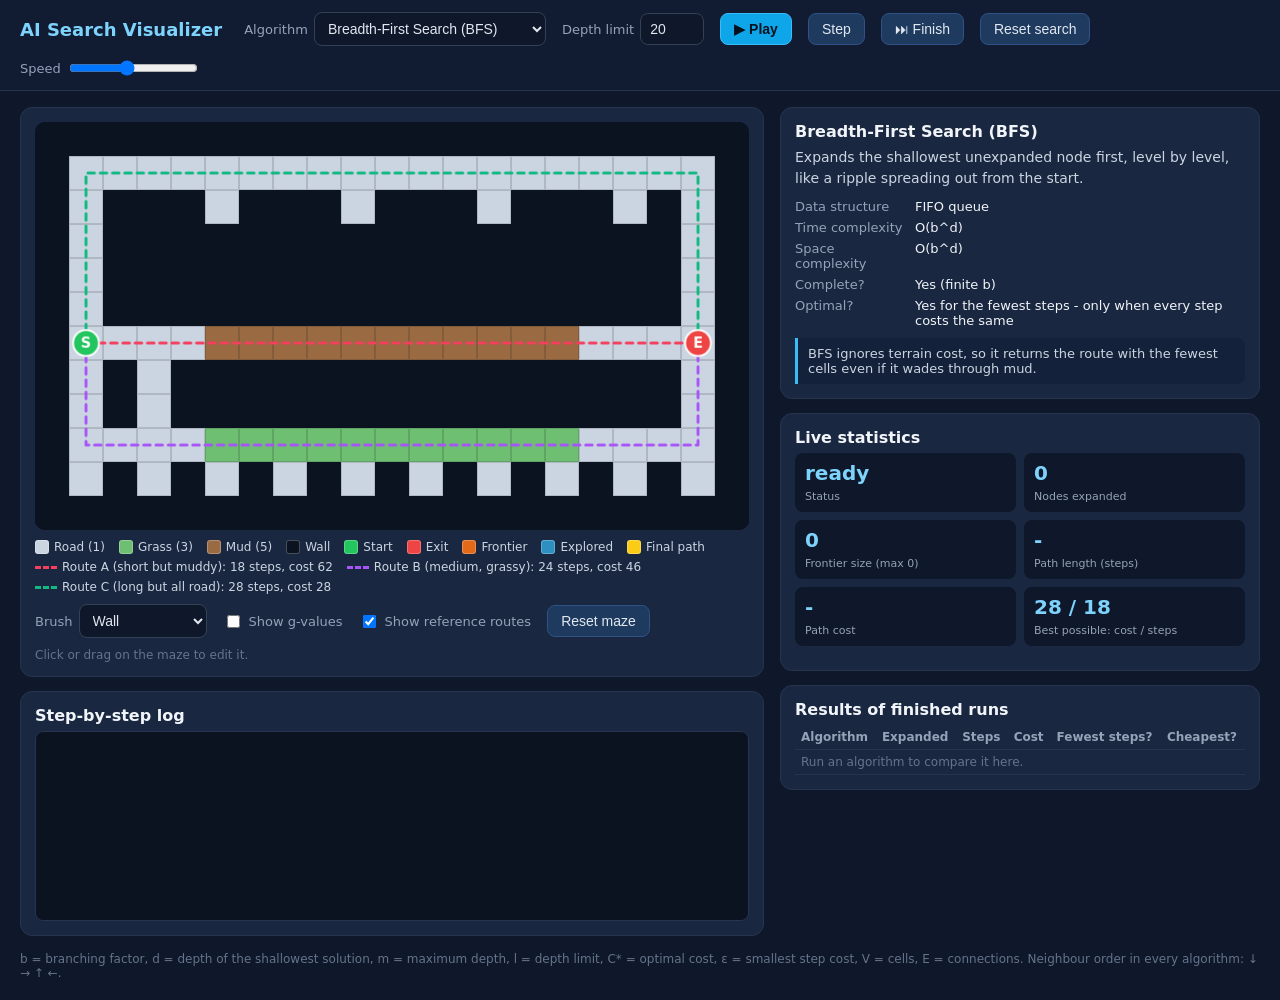
<file: ai_search_visualizer.html>
<!DOCTYPE html>
<html lang="en">
<head>
<meta charset="utf-8">
<meta name="viewport" content="width=device-width, initial-scale=1">
<title>AI Search Visualizer</title>
<style>
  *{box-sizing:border-box}
  body{margin:0;font-family:system-ui,"Segoe UI",Roboto,sans-serif;background:#0f172a;color:#e2e8f0}
  header{padding:12px 20px;background:#111c33;border-bottom:1px solid #26344f;display:flex;flex-wrap:wrap;gap:12px 16px;align-items:center}
  h1{font-size:18px;margin:0 6px 0 0;color:#7dd3fc;white-space:nowrap}
  h2{font-size:16px;margin:0 0 6px;color:#f1f5f9}
  label{font-size:13px;color:#94a3b8;display:inline-flex;align-items:center;gap:6px}
  select,input[type=number]{background:#0f172a;color:#e2e8f0;border:1px solid #334155;border-radius:8px;padding:7px 9px;font-size:14px}
  input[type=number]{width:64px}
  button{background:#1e3a5f;color:#e2e8f0;border:1px solid #2f5185;border-radius:8px;padding:7px 13px;font-size:14px;cursor:pointer}
  button:hover{background:#27508a}
  button.primary{background:#0ea5e9;border-color:#38bdf8;color:#04121f;font-weight:600}
  button.primary:hover{background:#38bdf8}
  main{display:grid;grid-template-columns:minmax(0,1.55fr) minmax(300px,1fr);gap:16px;padding:16px 20px}
  @media(max-width:1000px){main{grid-template-columns:1fr}}
  .card{background:#1a2740;border:1px solid #26344f;border-radius:12px;padding:14px;margin-bottom:14px}
  .card:last-child{margin-bottom:0}
  canvas{width:100%;height:auto;display:block;border-radius:10px;background:#0b1220;cursor:crosshair}
  .tools{display:flex;flex-wrap:wrap;gap:10px 16px;align-items:center;margin-top:10px}
  .legend{display:flex;flex-wrap:wrap;gap:6px 14px;margin-top:10px;font-size:12px;color:#cbd5e1}
  .legend span{display:inline-flex;align-items:center;gap:5px}
  .sw{width:14px;height:14px;border-radius:3px;display:inline-block;border:1px solid rgba(255,255,255,.25)}
  .ln{width:22px;height:0;border-top:3px dashed;display:inline-block}
  #log{height:190px;overflow:auto;background:#0b1220;border:1px solid #26344f;border-radius:8px;padding:8px 10px;font:12px/1.5 ui-monospace,Consolas,monospace;color:#cbd5e1}
  #log div{padding:1px 0}
  #log .n{color:#64748b;margin-right:6px}
  #log .end{color:#fde047;font-weight:600}
  .idea{margin:0 0 10px;color:#cbd5e1;font-size:14px;line-height:1.5}
  dl{display:grid;grid-template-columns:110px 1fr;gap:6px 10px;margin:0;font-size:13px}
  dt{color:#94a3b8}
  dd{margin:0;color:#f1f5f9}
  .note{margin-top:10px;padding:8px 10px;border-left:3px solid #38bdf8;background:#14213a;font-size:13px;color:#cbd5e1;border-radius:0 8px 8px 0}
  .stats{display:grid;grid-template-columns:repeat(2,1fr);gap:8px}
  .stat{background:#0f172a;border-radius:8px;padding:8px 10px}
  .stat b{display:block;font-size:20px;color:#7dd3fc}
  .stat small{color:#94a3b8;font-size:11px}
  #result{margin-top:10px;font-size:13px;color:#e2e8f0}
  table{width:100%;border-collapse:collapse;font-size:12px}
  th,td{padding:5px 6px;text-align:left;border-bottom:1px solid #26344f}
  th{color:#94a3b8;font-weight:600}
  .ok{color:#4ade80}.bad{color:#f87171}
  footer{padding:0 20px 20px;color:#64748b;font-size:12px}
</style>
</head>
<body>

<header>
  <h1>AI Search Visualizer</h1>
  <label>Algorithm <select id="algo"></select></label>
  <label id="limitWrap" hidden>Depth limit <input id="limit" type="number" min="1" max="100" value="20"></label>
  <button id="play" class="primary">&#9654; Play</button>
  <button id="step">Step</button>
  <button id="finish">&#9197; Finish</button>
  <button id="reset">Reset search</button>
  <label>Speed <input id="speed" type="range" min="1" max="10" value="5"></label>
</header>

<main>
  <section>
    <div class="card">
      <canvas id="cv"></canvas>
      <div class="legend" id="legend"></div>
      <div class="tools">
        <label>Brush
          <select id="brush">
            <option value="wall">Wall</option>
            <option value="road">Road (cost 1)</option>
            <option value="grass">Grass (cost 3)</option>
            <option value="mud">Mud (cost 5)</option>
          </select>
        </label>
        <label><input type="checkbox" id="showCosts"> Show g-values</label>
        <label><input type="checkbox" id="showRoutes" checked> Show reference routes</label>
        <button id="resetMaze">Reset maze</button>
        <span style="font-size:12px;color:#64748b">Click or drag on the maze to edit it.</span>
      </div>
    </div>
    <div class="card">
      <h2>Step-by-step log</h2>
      <div id="log"></div>
    </div>
  </section>

  <aside>
    <div class="card" id="info"></div>
    <div class="card">
      <h2>Live statistics</h2>
      <div class="stats">
        <div class="stat"><b id="sStatus">ready</b><small>Status</small></div>
        <div class="stat"><b id="sExp">0</b><small>Nodes expanded</small></div>
        <div class="stat"><b id="sFront">0</b><small>Frontier size (max <span id="sMax">0</span>)</small></div>
        <div class="stat"><b id="sSteps">-</b><small>Path length (steps)</small></div>
        <div class="stat"><b id="sCost">-</b><small>Path cost</small></div>
        <div class="stat"><b id="sBest">-</b><small>Best possible: cost / steps</small></div>
      </div>
      <div id="result"></div>
    </div>
    <div class="card">
      <h2>Results of finished runs</h2>
      <table>
        <thead><tr><th>Algorithm</th><th>Expanded</th><th>Steps</th><th>Cost</th><th>Fewest steps?</th><th>Cheapest?</th></tr></thead>
        <tbody id="resBody"><tr><td colspan="6" style="color:#64748b">Run an algorithm to compare it here.</td></tr></tbody>
      </table>
    </div>
  </aside>
</main>

<footer>
  b = branching factor, d = depth of the shallowest solution, m = maximum depth, l = depth limit,
  C* = optimal cost, &epsilon; = smallest step cost, V = cells, E = connections. Neighbour order in every algorithm: &darr; &rarr; &uarr; &larr;.
</footer>

<script>
// =====================================================================
//  CORE: maze, helpers, algorithms  (no DOM access in this part)
// =====================================================================
// Legend: # wall   . road (cost 1)   g grass (cost 3)   m mud (cost 5)   S start   E exit
const MAP = [
  "#####################",
  "#...................#",
  "#.###.###.###.###.#.#",
  "#.#################.#",
  "#.#################.#",
  "#.#################.#",
  "#S...mmmmmmmmmmm...E#",
  "#.#.###############.#",
  "#.#.###############.#",
  "#....ggggggggggg....#",
  "#.#.#.#.#.#.#.#.#.#.#",
  "#####################"
];
const ROWS = MAP.length, COLS = MAP[0].length, N = ROWS * COLS;
const DIRS = [[1,0],[0,1],[-1,0],[0,-1]];            // down, right, up, left
const TERRAIN = {
  '.': { name:'Road',  cost:1, color:'#cbd5e1' },
  'g': { name:'Grass', cost:3, color:'#6fbf73' },
  'm': { name:'Mud',   cost:5, color:'#9a6b43' },
  '#': { name:'Wall',  cost:Infinity, color:'#0b1220' }
};
// Three reference routes for the default maze (corner points as [row, col])
const ROUTE_DEFS = [
  { name:'A', label:'short but muddy',   color:'#f43f5e', wps:[[6,1],[6,19]] },
  { name:'B', label:'medium, grassy',    color:'#a855f7', wps:[[6,1],[9,1],[9,19],[6,19]] },
  { name:'C', label:'long but all road', color:'#10b981', wps:[[6,1],[1,1],[1,19],[6,19]] }
];

let grid = [], START = 0, GOAL = 0;
function loadMap() {
  grid = [];
  MAP.forEach((row, r) => [...row].forEach((ch, c) => {
    const i = r * COLS + c;
    if (ch === 'S') { START = i; ch = '.'; }
    if (ch === 'E') { GOAL = i; ch = '.'; }
    grid.push(ch);
  }));
}
const cost  = i => TERRAIN[grid[i]].cost;
const rowOf = i => Math.floor(i / COLS);
const colOf = i => i % COLS;
const nm    = i => `(${rowOf(i)},${colOf(i)})`;
const h     = i => Math.abs(rowOf(i) - rowOf(GOAL)) + Math.abs(colOf(i) - colOf(GOAL));  // Manhattan distance

function neighbors(i) {
  const out = [], r = rowOf(i), c = colOf(i);
  for (const [dr, dc] of DIRS) {
    const nr = r + dr, nc = c + dc;
    if (nr < 0 || nc < 0 || nr >= ROWS || nc >= COLS) continue;
    const j = nr * COLS + nc;
    if (grid[j] !== '#') out.push(j);
  }
  return out;
}

function newState() {
  return {
    visited: new Set(),     // expanded (closed) cells
    frontier: new Set(),    // discovered but not yet expanded
    current: -1,
    parent: new Map(),
    g: new Map(),           // best known path cost from the start
    path: [], trail: [], pher: null,
    expanded: 0, maxFrontier: 0, steps: 0,
    found: false, done: false, status: 'ready', pathSteps: null, pathCost: null
  };
}
function setPath(S, path) {
  S.path = path; S.found = true; S.status = 'found';
  S.pathSteps = path.length - 1;
  S.pathCost = path.slice(1).reduce((s, n) => s + cost(n), 0);
}
function finish(S) {                       // rebuild the route from the parent links
  const path = []; let c = GOAL;
  while (c !== undefined && c !== -1) { path.push(c); if (c === START) break; c = S.parent.get(c); }
  setPath(S, path.reverse());
}
function end(S, status) { if (status) S.status = status; S.done = true; }

class Heap {                                // min-heap, ties broken first-in-first-out
  constructor() { this.a = []; this.t = 0; }
  get size() { return this.a.length; }
  lt(x, y) { return x.p < y.p || (x.p === y.p && x.t < y.t); }
  push(p, item) {
    const a = this.a; a.push({ p, t: this.t++, item });
    let i = a.length - 1;
    while (i > 0) { const j = (i - 1) >> 1; if (this.lt(a[i], a[j])) { [a[i], a[j]] = [a[j], a[i]]; i = j; } else break; }
  }
  pop() {
    const a = this.a, top = a[0], last = a.pop();
    if (a.length) {
      a[0] = last; let i = 0;
      for (;;) {
        const l = 2 * i + 1, r = l + 1; let m = i;
        if (l < a.length && this.lt(a[l], a[m])) m = l;
        if (r < a.length && this.lt(a[r], a[m])) m = r;
        if (m === i) break;
        [a[i], a[m]] = [a[m], a[i]]; i = m;
      }
    }
    return top;
  }
}

// ---------------- Uninformed search ----------------
function* bfs(S) {
  const q = [START], seen = new Set([START]);
  S.frontier.add(START);
  yield `Start: put ${nm(START)} in the FIFO queue.`;
  while (q.length) {
    const cur = q.shift();
    S.frontier.delete(cur); S.visited.add(cur); S.current = cur; S.expanded++;
    if (cur === GOAL) { finish(S); end(S); yield `Dequeued ${nm(cur)} - that is the exit! Fewest-step route: ${S.pathSteps} steps, cost ${S.pathCost}.`; return; }
    const added = [];
    for (const nb of neighbors(cur)) if (!seen.has(nb)) { seen.add(nb); S.parent.set(nb, cur); q.push(nb); S.frontier.add(nb); added.push(nm(nb)); }
    yield `Dequeue ${nm(cur)} -> enqueue ${added.length ? added.join(', ') : 'nothing new'} (queue size ${q.length}).`;
  }
  end(S, 'no path'); yield 'Queue is empty - there is no path to the exit.';
}

function* dfs(S) {
  const st = [{ n: START, p: -1 }];
  S.frontier.add(START);
  yield `Start: push ${nm(START)} on the LIFO stack.`;
  while (st.length) {
    const { n, p } = st.pop();
    S.frontier.delete(n);
    if (S.visited.has(n)) continue;           // stale duplicate on the stack
    if (p >= 0) S.parent.set(n, p);
    S.visited.add(n); S.current = n; S.expanded++;
    if (n === GOAL) { finish(S); end(S); yield `Popped ${nm(n)} - that is the exit! Route found: ${S.pathSteps} steps, cost ${S.pathCost}.`; return; }
    const nbs = neighbors(n).filter(x => !S.visited.has(x));
    for (let k = nbs.length - 1; k >= 0; k--) { st.push({ n: nbs[k], p: n }); S.frontier.add(nbs[k]); }
    yield nbs.length
      ? `Pop ${nm(n)} -> push ${nbs.map(nm).join(', ')} (dives into ${nm(nbs[0])} first; stack size ${st.length}).`
      : `Pop ${nm(n)} -> dead end, backtrack (stack size ${st.length}).`;
  }
  end(S, 'no path'); yield 'Stack is empty - there is no path to the exit.';
}

function* dls(S, opts) {
  const L = opts.limit, best = new Map(); let cutoff = false;
  const st = [{ n: START, p: -1, d: 0 }];
  S.frontier.add(START);
  yield `Start with depth limit l = ${L}.`;
  while (st.length) {
    const e = st.pop();
    S.frontier.delete(e.n);
    if (best.has(e.n) && best.get(e.n) <= e.d) continue;    // already expanded at same or smaller depth
    best.set(e.n, e.d);
    if (e.p >= 0) S.parent.set(e.n, e.p);
    S.g.set(e.n, e.d);                                       // g-values show the depth in this algorithm
    S.visited.add(e.n); S.current = e.n; S.expanded++;
    if (e.n === GOAL) { finish(S); end(S); yield `Popped ${nm(e.n)} at depth ${e.d} - the exit! ${S.pathSteps} steps, cost ${S.pathCost}.`; return; }
    if (e.d >= L) { cutoff = true; yield `${nm(e.n)} is at depth ${e.d} = limit ${L}: CUTOFF, not expanded further.`; continue; }
    const nbs = neighbors(e.n).filter(x => !(best.has(x) && best.get(x) <= e.d + 1));
    for (let k = nbs.length - 1; k >= 0; k--) { st.push({ n: nbs[k], p: e.n, d: e.d + 1 }); S.frontier.add(nbs[k]); }
    yield `Pop ${nm(e.n)} (depth ${e.d}) -> push ${nbs.length ? nbs.map(nm).join(', ') : 'nothing'}.`;
  }
  if (cutoff) { end(S, 'cutoff'); yield `No solution within depth limit ${L} (cutoff). The exit is deeper - try a bigger limit.`; }
  else        { end(S, 'no path'); yield 'Stack is empty - there is no path to the exit.'; }
}

// ---------------- Best-first family: UCS, Greedy, A*, Dijkstra ----------------
function* bestFirst(S, cfg) {
  const heap = new Heap();
  S.g.set(START, 0);
  heap.push(cfg.prio(0, START), { n: START });
  S.frontier.add(START);
  let goalSeen = false;
  yield `Start: put ${nm(START)} in the priority queue (${cfg.label(0, START)}).`;
  while (heap.size) {
    const { p, item } = heap.pop(), cur = item.n;
    if (S.visited.has(cur)) continue;                        // stale entry
    S.frontier.delete(cur); S.visited.add(cur); S.current = cur; S.expanded++;
    const g = S.g.get(cur);
    if (cur === GOAL) {
      if (!cfg.exhaustive) { finish(S); end(S); yield `Pop ${nm(cur)} - the exit! Route: ${S.pathSteps} steps, total cost ${S.pathCost}.`; return; }
      if (!goalSeen) { goalSeen = true; yield `Exit ${nm(cur)} settled with distance ${g}. Dijkstra keeps going until every reachable cell has its final distance.`; }
    }
    const notes = [];
    for (const nb of neighbors(cur)) {
      if (S.visited.has(nb)) continue;
      const ng = g + cost(nb);
      if (cfg.greedy) {
        if (S.g.has(nb)) continue;                            // greedy never revises a cell
      } else if (S.g.has(nb) && ng >= S.g.get(nb)) continue;
      const improved = S.g.has(nb);
      S.g.set(nb, ng); S.parent.set(nb, cur); S.frontier.add(nb);
      heap.push(cfg.prio(ng, nb), { n: nb });
      notes.push(`${nm(nb)} [${cfg.label(ng, nb)}]${improved ? ' improved' : ''}`);
    }
    yield `Pop ${nm(cur)} (lowest ${cfg.key} = ${p}) -> ${notes.length ? 'queue ' + notes.join(', ') : 'nothing new to queue'}.`;
  }
  if (cfg.exhaustive && S.g.has(GOAL)) { finish(S); end(S); yield `All reachable cells are settled. Shortest distance to the exit = ${S.pathCost}; route has ${S.pathSteps} steps.`; return; }
  end(S, 'no path'); yield 'Priority queue is empty - there is no path to the exit.';
}
const ucs      = S => bestFirst(S, { key:'g',  prio:(g, n) => g,        label:(g, n) => `g=${g}` });
const dijkstra = S => bestFirst(S, { key:'distance', exhaustive:true, prio:(g, n) => g, label:(g, n) => `dist=${g}` });
const greedy   = S => bestFirst(S, { key:'h',  greedy:true, prio:(g, n) => h(n), label:(g, n) => `h=${h(n)}` });
const astar    = S => bestFirst(S, { key:'f',  prio:(g, n) => g + h(n), label:(g, n) => `g=${g}+h=${h(n)}=${g + h(n)}` });

// ---------------- Registry (the dropdown is built from this) ----------------
const ALGOS = {
  bfs: { name:'Breadth-First Search (BFS)', group:'Uninformed search', run:bfs, info:{
    idea:'Expands the shallowest unexpanded node first, level by level, like a ripple spreading out from the start.',
    structure:'FIFO queue', time:'O(b^d)', space:'O(b^d)', complete:'Yes (finite b)',
    optimal:'Yes for the fewest steps - only when every step costs the same',
    note:'BFS ignores terrain cost, so it returns the route with the fewest cells even if it wades through mud.' } },
  dfs: { name:'Depth-First Search (DFS)', group:'Uninformed search', run:dfs, info:{
    idea:'Always expands the deepest node: follows one branch as far as it can, then backtracks to the last choice.',
    structure:'LIFO stack', time:'O(b^m)', space:'O(b*m)', complete:'Only in finite spaces (with a visited set, as here)',
    optimal:'No',
    note:'Neighbour order is down, right, up, left, so DFS dives downward first and returns whatever route it stumbles on - not necessarily a good one.' } },
  dls: { name:'Depth-Limited Search (DLS)', group:'Uninformed search', run:dls, info:{
    idea:'DFS that refuses to go deeper than a limit l, which prevents endless descent into a long branch.',
    structure:'LIFO stack + depth', time:'O(b^l)', space:'O(b*l)', complete:'No - fails (cutoff) if l < d',
    optimal:'No',
    note:'Try limit 15 (the nearest exit is 18 steps away, so you get a cutoff) and limit 20 (a route is found). Cells show their depth if "Show g-values" is on.' } },
  ucs: { name:'Uniform-Cost Search (UCS)', group:'Uninformed search', run:ucs, info:{
    idea:'Expands the node with the lowest path cost g(n) so far, so cheap roads are preferred over grass and mud.',
    structure:'Priority queue ordered by g(n)', time:'O(b^(1+floor(C*/e)))', space:'O(b^(1+floor(C*/e)))', complete:'Yes (if every step cost >= e > 0)',
    optimal:'Yes - cheapest total cost',
    note:'Finds the cheapest route even though it is the longest one in steps. Turn on "Show g-values" to see the cost of reaching each cell.' } },
  greedy: { name:'Greedy Best-First Search', group:'Informed search', run:greedy, info:{
    idea:'Expands the node that looks closest to the exit, h(n) = Manhattan distance, and ignores the cost already paid.',
    structure:'Priority queue ordered by h(n)', time:'O(b^m) worst case', space:'O(b^m) worst case', complete:'No in looping spaces (yes here, thanks to the visited set)',
    optimal:'No',
    note:'Very few expansions, but it walks straight toward the exit - right through the mud.' } },
  astar: { name:'A* Search', group:'Informed search', run:astar, info:{
    idea:'Combines both ideas: f(n) = g(n) + h(n), the cost so far plus the estimated cost remaining.',
    structure:'Priority queue ordered by f(n)', time:'O(b^d) worst case (far less with a good heuristic)', space:'O(b^d)', complete:'Yes',
    optimal:'Yes, if h(n) is admissible (never overestimates). Manhattan distance with minimum step cost 1 is admissible.',
    note:'Finds the same cheapest route as UCS but usually expands fewer cells because h(n) steers it toward the exit.' } },
  dijkstra: { name:"Dijkstra's Algorithm", group:'Informed search', run:dijkstra, info:{
    idea:'Single-source shortest paths: settles cells in order of distance from the start and continues until all reachable cells have a final distance.',
    structure:'Min-heap (priority queue) of distances', time:'O((V + E) log V)', space:'O(V)', complete:'Yes',
    optimal:'Yes (non-negative weights)',
    note:'Same ordering as UCS, but UCS stops when the exit is popped while Dijkstra fills the whole map. Turn on "Show g-values" to see the distance map.' } }
};

// ======================================================================
// LOCAL & NATURE-INSPIRED ALGORITHMS (Hill Climbing, Genetic, Ant Colony) - disabled for now.
// To enable them: delete the line "/* @@LOCAL_BEGIN" just below and the line
// "@@LOCAL_END" + star-slash at the end of the block. They then appear in the dropdown automatically.
// (Only // comments are used inside the block so that it can sit in a block comment.)
// ======================================================================
/* @@LOCAL_BEGIN

// ---------------- Hill climbing (steepest ascent on h) ----------------
function* hillClimbing(S) {
  let cur = START;
  S.visited.add(cur); S.trail = [cur]; S.current = cur;
  yield `Start at ${nm(cur)} with h = ${h(cur)}. Always move to the neighbour with the lowest h.`;
  for (;;) {
    S.expanded++;
    if (cur === GOAL) { setPath(S, S.trail.slice()); end(S); yield `Reached the exit in ${S.pathSteps} steps, cost ${S.pathCost}.`; return; }
    let best = -1, bestH = h(cur);
    for (const nb of neighbors(cur)) if (h(nb) < bestH) { best = nb; bestH = h(nb); }
    if (best < 0) { end(S, 'stuck'); yield `STUCK at ${nm(cur)} (h = ${h(cur)}): no neighbour is better - a local optimum. Hill climbing never backtracks.`; return; }
    cur = best; S.current = cur; S.visited.add(cur); S.trail.push(cur);
    yield `Move to ${nm(cur)} (h = ${bestH}).`;
  }
}

// ---------------- Genetic algorithm (chromosome = list of moves) ----------------
function* genetic(S) {
  const POP = 60, LEN = 45, GENS = 300, MUT = 0.06, ELITE = 2;
  const rndGene = () => Math.floor(Math.random() * 4);
  function walk(genes) {                           // run the moves; walls and borders block movement
    let cur = START, minH = h(cur), reached = false;
    const trail = [cur];
    for (const gene of genes) {
      const r = rowOf(cur) + DIRS[gene][0], c = colOf(cur) + DIRS[gene][1];
      if (r < 0 || c < 0 || r >= ROWS || c >= COLS) continue;
      const nx = r * COLS + c;
      if (grid[nx] === '#') continue;
      cur = nx; trail.push(cur); minH = Math.min(minH, h(cur));
      if (cur === GOAL) { reached = true; break; }
    }
    const pc = trail.slice(1).reduce((s, n) => s + cost(n), 0);
    const fit = reached ? 1000 - pc : -(minH + h(cur));
    return { genes, trail, fit, reached };
  }
  const tournament = ev => { let b = ev[Math.floor(Math.random() * ev.length)];
    for (let k = 0; k < 2; k++) { const c = ev[Math.floor(Math.random() * ev.length)]; if (c.fit > b.fit) b = c; } return b; };
  let pop = Array.from({ length: POP }, () => Array.from({ length: LEN }, rndGene));
  yield `Generation 0: ${POP} random chromosomes, each ${LEN} moves long. Fitness = closeness to the exit.`;
  for (let gen = 1; gen <= GENS; gen++) {
    const ev = pop.map(walk).sort((a, b) => b.fit - a.fit);
    const best = ev[0];
    S.trail = best.trail; S.current = best.trail[best.trail.length - 1]; S.expanded = gen * POP;
    best.trail.forEach(n => S.visited.add(n));
    if (best.reached) { setPath(S, best.trail); end(S); yield `Generation ${gen}: a chromosome reaches the exit! ${S.pathSteps} steps, cost ${S.pathCost}.`; return; }
    if (gen === GENS) break;
    const next = ev.slice(0, ELITE).map(e => e.genes.slice());
    while (next.length < POP) {
      const a = tournament(ev).genes, b = tournament(ev).genes, cut = 1 + Math.floor(Math.random() * (LEN - 1));
      next.push(a.slice(0, cut).concat(b.slice(cut)).map(x => Math.random() < MUT ? rndGene() : x));
    }
    pop = next;
    yield `Generation ${gen}: best fitness ${best.fit.toFixed(0)} (closest it got to the exit: ${-best.fit} cells away). Selection + crossover + mutation -> next generation.`;
  }
  end(S, 'no path'); yield `No chromosome reached the exit within ${GENS} generations.`;
}

// ---------------- Ant colony optimisation (pheromone on cells) ----------------
function* antColony(S) {
  const ANTS = 30, ITER = 40, ALPHA = 1, BETA = 2, RHO = 0.3, Q = 100, MAXSTEP = 150;
  const ph = new Float32Array(N).fill(1);
  S.pher = ph;
  let bestPath = null, bestCost = Infinity;
  yield `Start: ${ANTS} ants per iteration, evaporation rate ${RHO}. Ants prefer cells with more pheromone and cheaper terrain.`;
  for (let it = 1; it <= ITER; it++) {
    const done = []; let lost = 0;
    for (let a = 0; a < ANTS; a++) {
      let cur = START; const path = [cur], seen = new Set(path);
      while (cur !== GOAL && path.length < MAXSTEP) {
        const opts = neighbors(cur).filter(n => !seen.has(n));
        if (!opts.length) break;
        const w = opts.map(n => Math.pow(ph[n], ALPHA) * Math.pow(1 / cost(n), BETA));
        let r = Math.random() * w.reduce((x, y) => x + y, 0), pick = opts[opts.length - 1];
        for (let k = 0; k < opts.length; k++) { r -= w[k]; if (r <= 0) { pick = opts[k]; break; } }
        cur = pick; path.push(cur); seen.add(cur);
      }
      if (cur === GOAL) done.push({ path, c: path.slice(1).reduce((s, n) => s + cost(n), 0) }); else lost++;
    }
    for (let i = 0; i < N; i++) ph[i] = Math.max(0.01, ph[i] * (1 - RHO));         // evaporation
    for (const d of done) {                                                          // deposit
      for (const n of d.path) ph[n] += Q / d.c;
      if (d.c < bestCost) { bestCost = d.c; bestPath = d.path; }
    }
    S.expanded += ANTS; S.trail = bestPath || [];
    if (bestPath) S.current = bestPath[bestPath.length - 1];
    yield `Iteration ${it}: ${done.length}/${ANTS} ants reached the exit, ${lost} got lost. Best cost so far: ${bestPath ? bestCost : 'none yet'}.`;
  }
  if (bestPath) { setPath(S, bestPath); end(S); yield `Done. Best route found: ${S.pathSteps} steps, cost ${S.pathCost}. Brighter purple = more pheromone.`; }
  else { end(S, 'no path'); yield 'No ant reached the exit.'; }
}

ALGOS.hill = { name:'Hill Climbing', group:'Local & nature-inspired', run:hillClimbing, info:{
  idea:'Greedy local search: always step to the neighbour with the lowest h(n). It never backtracks and remembers nothing but where it is.',
  structure:'None - keeps only the current cell', time:'O(m) moves, one neighbour scan each', space:'O(1)',
  complete:'No - can get stuck at local optima or plateaus', optimal:'No',
  note:'Paint a wall right in front of the straight route and watch it get stuck.' } };
ALGOS.ga = { name:'Genetic Algorithm', group:'Local & nature-inspired', run:genetic, info:{
  idea:'Evolves a population of move sequences using selection, crossover and mutation. Fitness = how close the walk gets to the exit.',
  structure:'Population of chromosomes (lists of moves)', time:'O(generations x population x length)', space:'O(population x length)',
  complete:'No (stochastic)', optimal:'No guarantee',
  note:'The purple line is the best chromosome of the current generation. Results differ from run to run.' } };
ALGOS.aco = { name:'Ant Colony Optimisation', group:'Local & nature-inspired', run:antColony, info:{
  idea:'Artificial ants build routes at random, biased by pheromone and terrain cost. Good routes get more pheromone; pheromone evaporates over time.',
  structure:'Pheromone value per cell', time:'O(iterations x ants x path length)', space:'O(V)',
  complete:'Probabilistic', optimal:'No guarantee (converges toward good routes)',
  note:'Purple glow = pheromone. The purple line is the best route found so far.' } };

@@LOCAL_END */

// Run an algorithm to the end without drawing (used for the "best possible" numbers)
function solve(key, opts = {}) {
  const S = newState(), g = ALGOS[key].run(S, opts);
  let n = 0;
  while (!g.next().done && n++ < 100000) { /* keep going */ }
  return S;
}

// @@UI_BEGIN
// =====================================================================
//  UI: drawing, controls, log, statistics
// =====================================================================
const CELL = 36;
const cv = document.getElementById('cv'), ctx = cv.getContext('2d');
cv.width = COLS * CELL; cv.height = ROWS * CELL;
const el = id => document.getElementById(id);
const BRUSH = { wall:'#', road:'.', grass:'g', mud:'m' };
const DELAYS = [900, 600, 380, 240, 150, 90, 50, 25, 10, 2];

let S = newState(), gen = null, playing = false, timer = null, runKey = null;
let OPT = { cost:null, steps:null }, routes = [];
const results = {};

function expandWaypoints(wps) {
  const cells = [wps[0][0] * COLS + wps[0][1]];
  for (let k = 1; k < wps.length; k++) {
    let [r, c] = wps[k - 1]; const [tr, tc] = wps[k];
    while (r !== tr || c !== tc) { r += Math.sign(tr - r); c += Math.sign(tc - c); cells.push(r * COLS + c); }
  }
  return cells;
}
function computeRoutes() {
  routes = ROUTE_DEFS.map(d => {
    const cells = expandWaypoints(d.wps);
    const valid = cells.every(i => grid[i] !== '#') && cells[0] === START && cells[cells.length - 1] === GOAL;
    return { ...d, cells, valid, steps: cells.length - 1, cost: cells.slice(1).reduce((s, n) => s + cost(n), 0) };
  });
}
function computeOptima() {
  const u = solve('ucs'), b = solve('bfs');
  OPT = u.found ? { cost:u.pathCost, steps:b.pathSteps } : { cost:null, steps:null };
}

// ---------- drawing ----------
function draw() {
  ctx.clearRect(0, 0, cv.width, cv.height);
  for (let i = 0; i < N; i++) {
    const x = colOf(i) * CELL, y = rowOf(i) * CELL;
    ctx.fillStyle = TERRAIN[grid[i]].color; ctx.fillRect(x, y, CELL, CELL);
    if (grid[i] !== '#') { ctx.strokeStyle = 'rgba(0,0,0,.14)'; ctx.strokeRect(x + .5, y + .5, CELL - 1, CELL - 1); }
  }
  if (S.pher) {
    let mx = 1; for (let i = 0; i < N; i++) if (grid[i] !== '#' && S.pher[i] > mx) mx = S.pher[i];
    for (let i = 0; i < N; i++) if (grid[i] !== '#') {
      const a = Math.min(.85, (S.pher[i] - 1) / (mx - 1 + 1e-9));
      if (a > 0.02) { ctx.fillStyle = `rgba(168,85,247,${a})`; ctx.fillRect(colOf(i) * CELL, rowOf(i) * CELL, CELL, CELL); }
    }
  }
  const fill = (set, color) => { ctx.fillStyle = color; for (const i of set) ctx.fillRect(colOf(i) * CELL, rowOf(i) * CELL, CELL, CELL); };
  fill(S.visited, 'rgba(56,189,248,.50)');
  fill(S.frontier, 'rgba(249,115,22,.78)');
  if (S.current >= 0) { ctx.fillStyle = 'rgba(239,68,68,.92)'; ctx.fillRect(colOf(S.current) * CELL, rowOf(S.current) * CELL, CELL, CELL); }

  if (el('showCosts').checked) {
    ctx.font = 'bold 11px system-ui'; ctx.textAlign = 'center'; ctx.textBaseline = 'middle'; ctx.fillStyle = '#04121f';
    for (const [i, g] of S.g) ctx.fillText(g, colOf(i) * CELL + CELL / 2, rowOf(i) * CELL + CELL / 2);
  }
  if (el('showRoutes').checked) for (const r of routes) if (r.valid) line(r.cells, r.color, 3, [7, 6]);
  if (S.trail.length > 1 && !S.found) line(S.trail, '#c084fc', 3, []);
  if (S.found && S.path.length > 1) { line(S.path, '#0b1220', 10, []); line(S.path, '#facc15', 6, []); }

  badge(START, '#22c55e', 'S'); badge(GOAL, '#ef4444', 'E');
}
function line(cells, color, w, dash) {
  ctx.save(); ctx.beginPath();
  cells.forEach((i, k) => { const x = colOf(i) * CELL + CELL / 2, y = rowOf(i) * CELL + CELL / 2; k ? ctx.lineTo(x, y) : ctx.moveTo(x, y); });
  ctx.strokeStyle = color; ctx.lineWidth = w; ctx.setLineDash(dash); ctx.lineJoin = 'round'; ctx.lineCap = 'round'; ctx.stroke(); ctx.restore();
}
function badge(i, color, text) {
  const x = colOf(i) * CELL + CELL / 2, y = rowOf(i) * CELL + CELL / 2;
  ctx.beginPath(); ctx.arc(x, y, CELL * .38, 0, Math.PI * 2); ctx.fillStyle = color; ctx.fill();
  ctx.lineWidth = 2; ctx.strokeStyle = '#fff'; ctx.stroke();
  ctx.fillStyle = '#fff'; ctx.font = 'bold 15px system-ui'; ctx.textAlign = 'center'; ctx.textBaseline = 'middle'; ctx.fillText(text, x, y + 1);
}

// ---------- legend, info, stats ----------
function renderLegend() {
  const sw = (c, t) => `<span><i class="sw" style="background:${c}"></i>${t}</span>`;
  let html = sw(TERRAIN['.'].color, 'Road (1)') + sw(TERRAIN.g.color, 'Grass (3)') + sw(TERRAIN.m.color, 'Mud (5)') +
             sw('#0b1220', 'Wall') + sw('#22c55e', 'Start') + sw('#ef4444', 'Exit') +
             sw('rgba(249,115,22,.9)', 'Frontier') + sw('rgba(56,189,248,.7)', 'Explored') + sw('#facc15', 'Final path');
  routes.filter(r => r.valid).forEach(r => {
    html += `<span><i class="ln" style="border-color:${r.color}"></i>Route ${r.name} (${r.label}): ${r.steps} steps, cost ${r.cost}</span>`;
  });
  el('legend').innerHTML = html;
}
function renderInfo() {
  const a = ALGOS[el('algo').value], i = a.info;
  el('info').innerHTML = `<h2>${a.name}</h2><p class="idea">${i.idea}</p><dl>
    <dt>Data structure</dt><dd>${i.structure}</dd>
    <dt>Time complexity</dt><dd>${i.time}</dd>
    <dt>Space complexity</dt><dd>${i.space}</dd>
    <dt>Complete?</dt><dd>${i.complete}</dd>
    <dt>Optimal?</dt><dd>${i.optimal}</dd></dl>
    <div class="note">${i.note}</div>`;
  el('limitWrap').hidden = el('algo').value !== 'dls';
}
function renderStats() {
  el('sStatus').textContent = S.status;
  el('sExp').textContent = S.expanded;
  el('sFront').textContent = S.frontier.size;
  el('sMax').textContent = S.maxFrontier;
  el('sSteps').textContent = S.found ? S.pathSteps : '-';
  el('sCost').textContent = S.found ? S.pathCost : '-';
  el('sBest').textContent = OPT.cost === null ? '-' : `${OPT.cost} / ${OPT.steps}`;
}
function renderResults() {
  const rows = Object.keys(ALGOS).filter(k => results[k]).map(k => {
    const r = results[k], mark = ok => ok ? '<span class="ok">yes</span>' : '<span class="bad">no</span>';
    return `<tr><td>${ALGOS[k].name}</td><td>${r.expanded}</td><td>${r.found ? r.steps : '-'}</td><td>${r.found ? r.cost : '-'}</td>
            <td>${r.found ? mark(r.steps === OPT.steps) : '-'}</td><td>${r.found ? mark(r.cost === OPT.cost) : '-'}</td></tr>`;
  });
  el('resBody').innerHTML = rows.length ? rows.join('') : '<tr><td colspan="6" style="color:#64748b">Run an algorithm to compare it here.</td></tr>';
}
function addLog(msg, cls) {
  const d = document.createElement('div');
  d.innerHTML = `<span class="n">${cls === 'end' ? '*' : S.steps}</span>` + msg.replace(/</g, '&lt;');
  if (cls) d.className = cls;
  const box = el('log'); box.appendChild(d);
  while (box.childElementCount > 500) box.removeChild(box.firstChild);
  box.scrollTop = box.scrollHeight;
}

// ---------- running ----------
function resetSearch() {
  stopPlay(); S = newState(); gen = null;
  el('log').innerHTML = ''; el('result').textContent = '';
  draw(); renderStats();
}
function endRun() {
  stopPlay();
  results[runKey] = { expanded:S.expanded, found:S.found, steps:S.pathSteps, cost:S.pathCost };
  let msg;
  if (S.found) {
    const extra = S.pathCost - OPT.cost;
    msg = `<b>Route found:</b> ${S.pathSteps} steps, cost ${S.pathCost}. ` +
      (S.pathCost === OPT.cost ? '<span class="ok">This is the cheapest possible route.</span>'
        : `<span class="bad">Not the cheapest - ${extra} more than the best cost ${OPT.cost}.</span>`) +
      (S.pathSteps === OPT.steps ? ' <span class="ok">It also has the fewest steps.</span>' : ` Fewest possible steps: ${OPT.steps}.`);
  } else {
    msg = `<b>No route found</b> (${S.status}).`;
  }
  el('result').innerHTML = msg;
  addLog(S.found ? `Finished: ${S.expanded} nodes expanded, ${S.pathSteps} steps, cost ${S.pathCost}.` : `Finished without a route (${S.status}).`, 'end');
  renderResults(); draw(); renderStats();
}
function doStep() {
  if (S.done) return false;
  if (!gen) {
    runKey = el('algo').value; S = newState(); S.status = 'running';
    el('log').innerHTML = ''; el('result').textContent = '';
    gen = ALGOS[runKey].run(S, { limit: parseInt(el('limit').value, 10) || 20 });
  }
  const r = gen.next();
  if (r.done) { end(S, S.found ? 'found' : (S.status === 'running' ? 'no path' : S.status)); endRun(); return false; }
  S.steps++; S.maxFrontier = Math.max(S.maxFrontier, S.frontier.size);
  addLog(r.value); draw(); renderStats();
  if (S.done) { endRun(); return false; }
  return true;
}
function tick() {
  if (!playing) return;
  const speed = +el('speed').value, burst = speed >= 9 ? 4 : 1;
  let more = true;
  for (let k = 0; k < burst && more; k++) more = doStep();
  if (more) timer = setTimeout(tick, DELAYS[speed - 1]); else stopPlay();
}
function startPlay() { if (S.done) resetSearch(); playing = true; el('play').innerHTML = '&#9208; Pause'; tick(); }
function stopPlay() { playing = false; clearTimeout(timer); el('play').innerHTML = '&#9654; Play'; }

// ---------- maze editing ----------
function mazeChanged() {
  resetSearch(); computeOptima(); computeRoutes(); renderLegend();
  for (const k in results) delete results[k];
  renderResults(); renderStats();
}
let painting = false;
function cellAt(e) {
  const rc = cv.getBoundingClientRect();
  const c = Math.floor((e.clientX - rc.left) * cv.width / rc.width / CELL);
  const r = Math.floor((e.clientY - rc.top) * cv.height / rc.height / CELL);
  return (r < 0 || c < 0 || r >= ROWS || c >= COLS) ? -1 : r * COLS + c;
}
function paint(e) {
  const i = cellAt(e); if (i < 0 || i === START || i === GOAL) return;
  const ch = BRUSH[el('brush').value]; if (grid[i] === ch) return;
  grid[i] = ch; mazeChanged();
}
cv.addEventListener('mousedown', e => { painting = true; paint(e); });
cv.addEventListener('mousemove', e => { if (painting) paint(e); });
window.addEventListener('mouseup', () => painting = false);

// ---------- wiring ----------
function buildDropdown() {
  const sel = el('algo'), groups = {};
  Object.keys(ALGOS).forEach(k => {
    const g = ALGOS[k].group;
    if (!groups[g]) { groups[g] = document.createElement('optgroup'); groups[g].label = g; sel.appendChild(groups[g]); }
    const o = document.createElement('option'); o.value = k; o.textContent = ALGOS[k].name; groups[g].appendChild(o);
  });
}
el('algo').addEventListener('change', () => { resetSearch(); renderInfo(); });
el('play').addEventListener('click', () => playing ? stopPlay() : startPlay());
el('step').addEventListener('click', () => { stopPlay(); if (S.done) resetSearch(); doStep(); });
el('finish').addEventListener('click', () => { stopPlay(); if (S.done) resetSearch(); let n = 0; while (doStep() && n++ < 100000) { /* run to the end */ } });
el('reset').addEventListener('click', resetSearch);
el('resetMaze').addEventListener('click', () => { loadMap(); mazeChanged(); });
el('showCosts').addEventListener('change', draw);
el('showRoutes').addEventListener('change', draw);
el('limit').addEventListener('change', resetSearch);

loadMap(); buildDropdown(); computeOptima(); computeRoutes(); renderLegend(); renderInfo(); renderStats(); draw();
</script>
</body>
</html>
</file>
